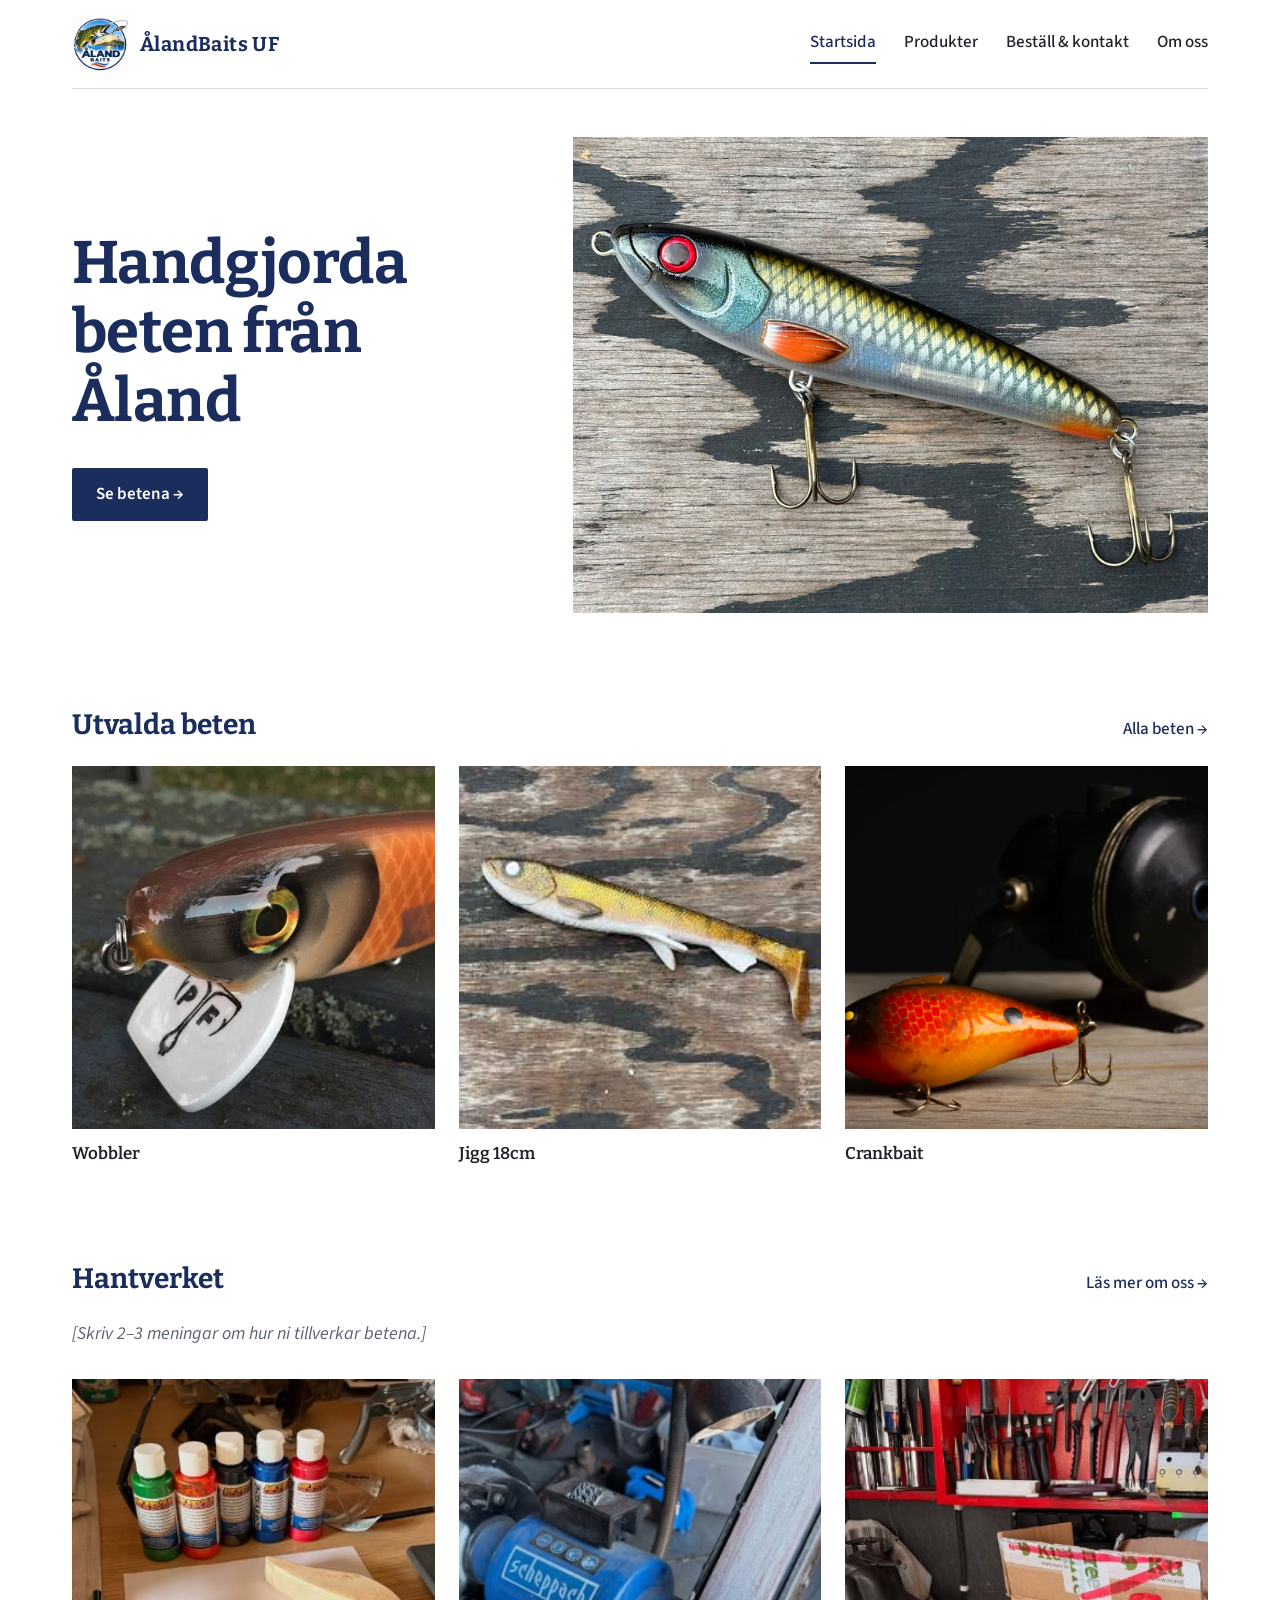
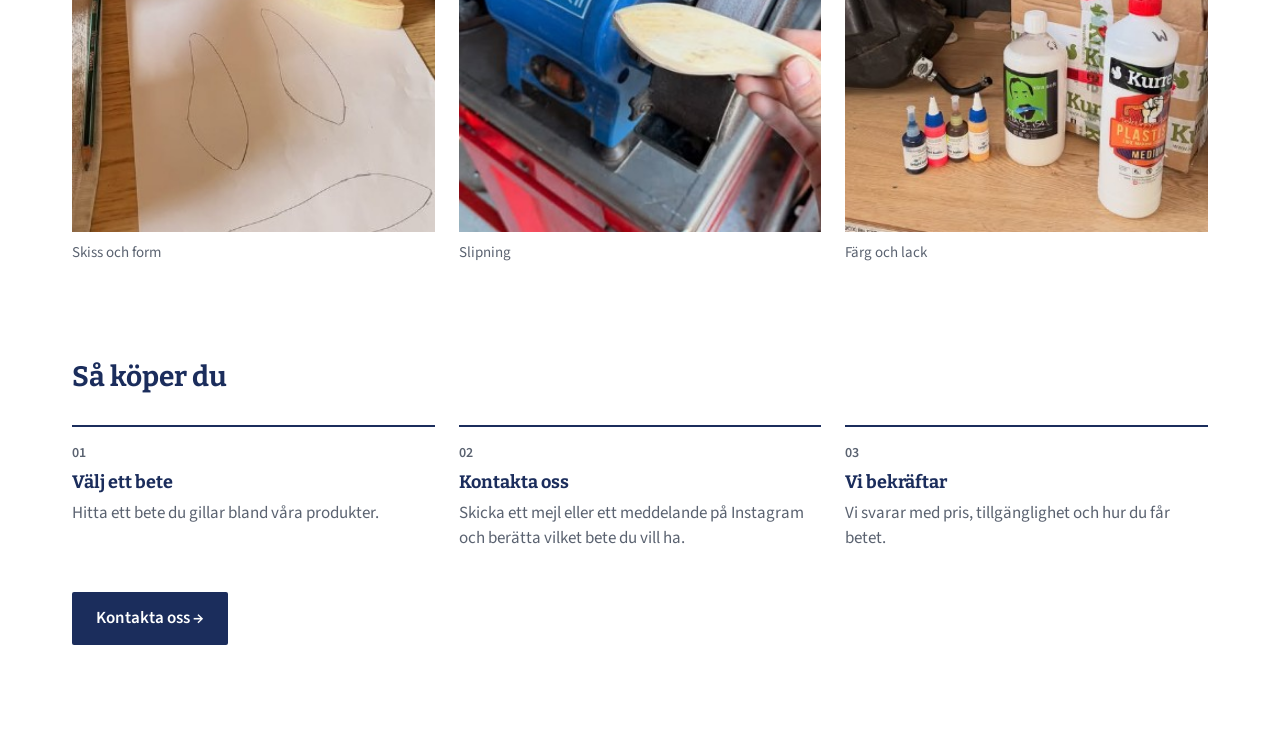
<file: index.html>
<!DOCTYPE html>
<html lang="sv">
<head>
  <meta charset="UTF-8">
  <meta name="viewport" content="width=device-width, initial-scale=1.0">
  <title>Åland Baits UF – Handgjorda beten från Åland</title>
  <meta name="description" content="Åland Baits UF tillverkar handgjorda fiskedrag på Åland.">
  <link rel="preconnect" href="https://fonts.googleapis.com">
  <link rel="preconnect" href="https://fonts.gstatic.com" crossorigin>
  <link rel="stylesheet" href="https://fonts.googleapis.com/css2?family=Bitter:wght@600;700&family=Source+Sans+3:ital,wght@0,400;0,500;0,600;1,400&display=swap">
  <link rel="stylesheet" href="css/style.css">
</head>
<body>

  <header class="site-header">
    <div class="header-top">
      <a href="index.html" class="brand">
        <img src="bilder/logotyp.jpg" alt="Åland Baits logotyp" class="brand-logo" width="120" height="120">
        <span class="brand-name">ÅlandBaits UF</span>
      </a>
      <nav aria-label="Huvudmeny">
        <ul class="nav">
          <li><a href="index.html" aria-current="page">Startsida</a></li>
          <li><a href="produkter.html">Produkter</a></li>
          <li><a href="bestall.html">Beställ &amp; kontakt</a></li>
          <li><a href="om-oss.html">Om oss</a></li>
        </ul>
      </nav>
    </div>
    <hr class="brand-line">
  </header>

  <main>

    <!-- 1. Toppbild -->
    <section class="hero">
      <div class="hero-text">
        <h1>Handgjorda beten från Åland</h1>
        <a href="produkter.html" class="button">Se betena →</a>
      </div>
      <div class="media hero-media">
        <img src="bilder/hero.jpg" alt="Handmålat träbete på väderbitet trä">
      </div>
    </section>

    <!-- 2. Utvalda beten – byt [Produktnamn] mot riktiga namn -->
    <section class="section" aria-labelledby="utvalda-rubrik">
      <div class="section-head">
        <h2 id="utvalda-rubrik">Utvalda beten</h2>
        <a href="produkter.html" class="more-link">Alla beten →</a>
      </div>
      <ul class="product-grid">
        <li>
          <a href="produkter.html#wobbler" class="product-card">
            <div class="media"><img src="bilder/produkt-1.jpg" alt="" loading="lazy"></div>
            <span class="product-name">Wobbler</span>
          </a>
        </li>
        <li>
          <a href="produkter.html#jigg-18cm" class="product-card">
            <div class="media"><img src="bilder/produkt-2.jpg" alt="" loading="lazy"></div>
            <span class="product-name">Jigg 18cm</span>
          </a>
        </li>
        <li>
          <a href="produkter.html#crankbait" class="product-card">
            <div class="media"><img src="bilder/produkt-3.webp" alt="" loading="lazy"></div>
            <span class="product-name">Crankbait</span>
          </a>
        </li>
      </ul>
    </section>

    <!-- 3. Hantverket -->
    <section class="section" aria-labelledby="hantverk-rubrik">
      <div class="section-head">
        <h2 id="hantverk-rubrik">Hantverket</h2>
        <a href="om-oss.html" class="more-link">Läs mer om oss →</a>
      </div>
      <p class="lead placeholder-text">[Skriv 2–3 meningar om hur ni tillverkar betena.]</p>
      <ol class="process-grid">
        <li>
          <figure>
            <div class="media"><img src="bilder/verkstad-1.jpg" alt="Skisser av betesformer bredvid ett utsågat träämne och färgflaskor" loading="lazy"></div>
            <figcaption>Skiss och form</figcaption>
          </figure>
        </li>
        <li>
          <figure>
            <div class="media"><img src="bilder/verkstad-2.jpg" alt="Ett träämne slipas mot en bandslip i verkstaden" loading="lazy"></div>
            <figcaption>Slipning</figcaption>
          </figure>
        </li>
        <li>
          <figure>
            <div class="media"><img src="bilder/verkstad-3.jpg" alt="Färg och lack på arbetsbänken" loading="lazy"></div>
            <figcaption>Färg och lack</figcaption>
          </figure>
        </li>
      </ol>
    </section>

    <!-- 4. Så köper du -->
    <section class="section" aria-labelledby="kop-rubrik">
      <h2 id="kop-rubrik">Så köper du</h2>
      <ol class="steps">
        <li>
          <h3>Välj ett bete</h3>
          <p>Hitta ett bete du gillar bland våra produkter.</p>
        </li>
        <li>
          <h3>Kontakta oss</h3>
          <p>Skicka ett mejl eller ett meddelande på Instagram och berätta vilket bete du vill ha.</p>
        </li>
        <li>
          <h3>Vi bekräftar</h3>
          <p>Vi svarar med pris, tillgänglighet och hur du får betet.</p>
        </li>
      </ol>
      <a href="bestall.html" class="button">Kontakta oss →</a>
    </section>

  </main>

  <script src="js/bilder.js"></script>

</body>
</html>
</file>
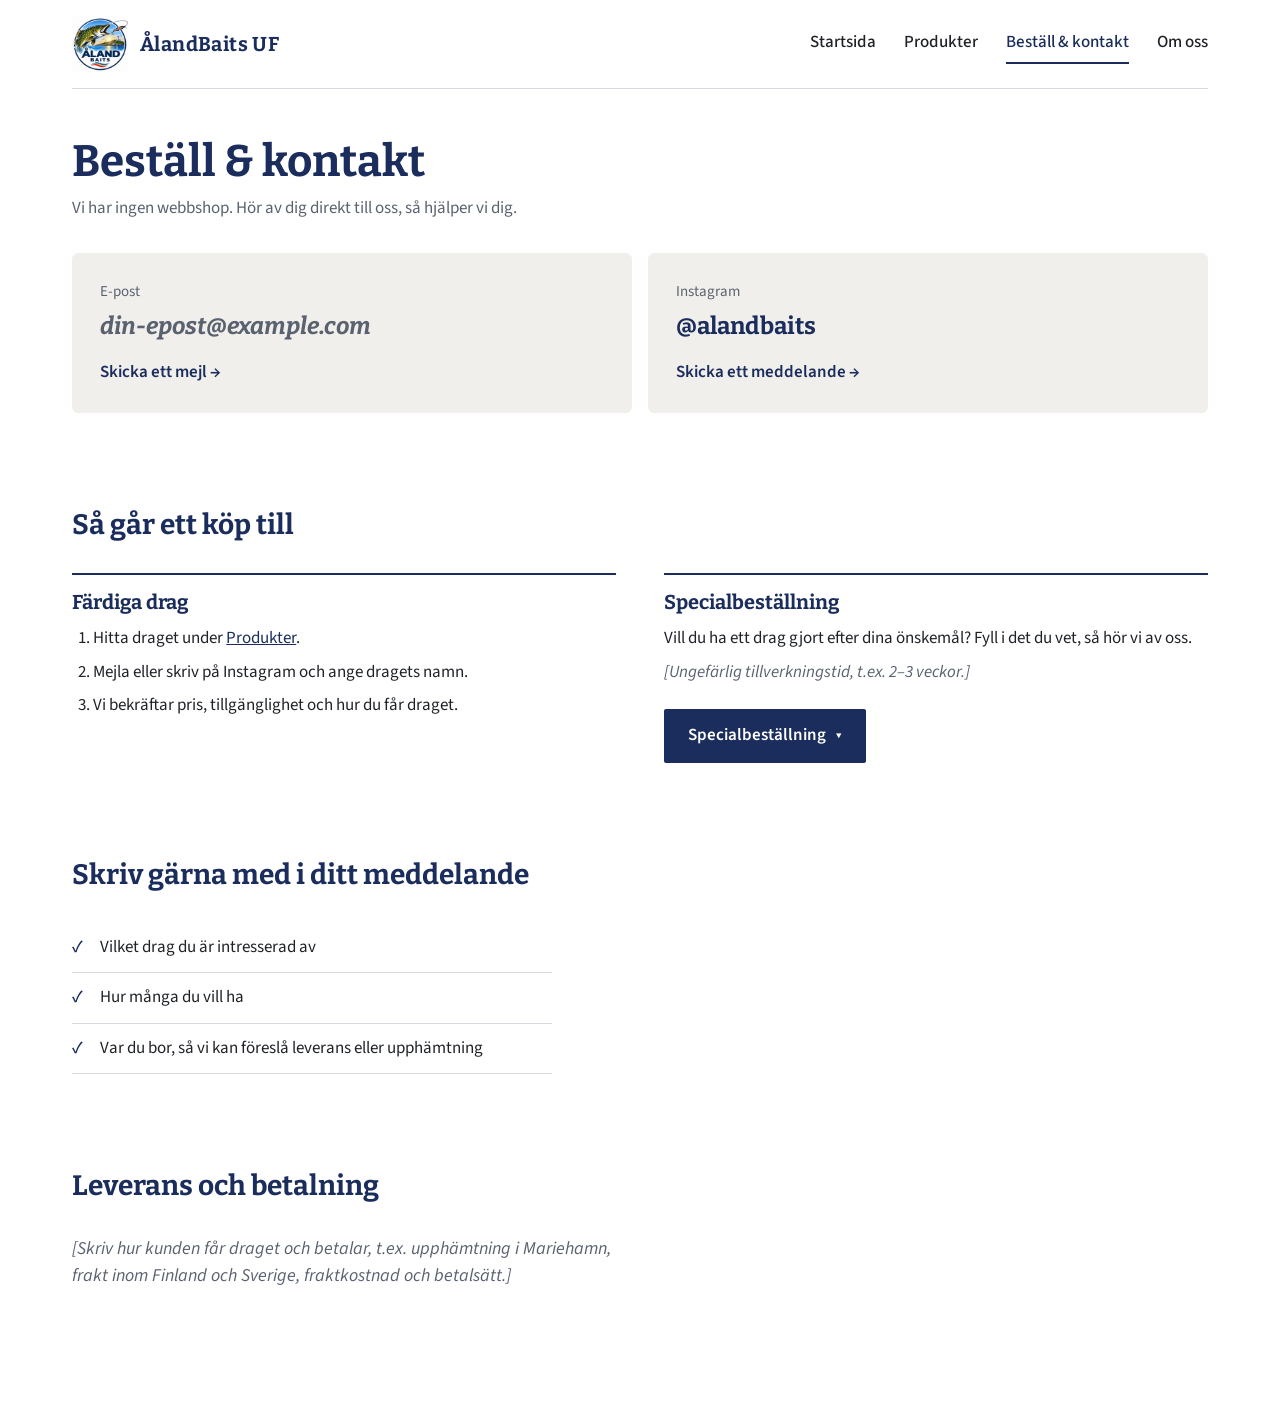
<file: bestall.html>
<!DOCTYPE html>
<html lang="sv">
<head>
  <meta charset="UTF-8">
  <meta name="viewport" content="width=device-width, initial-scale=1.0">
  <title>Beställ &amp; kontakt – Åland Baits UF</title>
  <meta name="description" content="Åland Baits UF tillverkar handgjorda fiskedrag på Åland.">
  <link rel="preconnect" href="https://fonts.googleapis.com">
  <link rel="preconnect" href="https://fonts.gstatic.com" crossorigin>
  <link rel="stylesheet" href="https://fonts.googleapis.com/css2?family=Bitter:wght@600;700&family=Source+Sans+3:ital,wght@0,400;0,500;0,600;1,400&display=swap">
  <link rel="stylesheet" href="css/style.css">
</head>
<body>

  <header class="site-header">
    <div class="header-top">
      <a href="index.html" class="brand">
        <img src="bilder/logotyp.jpg" alt="Åland Baits logotyp" class="brand-logo" width="120" height="120">
        <span class="brand-name">ÅlandBaits UF</span>
      </a>
      <nav aria-label="Huvudmeny">
        <ul class="nav">
          <li><a href="index.html">Startsida</a></li>
          <li><a href="produkter.html">Produkter</a></li>
          <li><a href="bestall.html" aria-current="page">Beställ &amp; kontakt</a></li>
          <li><a href="om-oss.html">Om oss</a></li>
        </ul>
      </nav>
    </div>
    <hr class="brand-line">
  </header>

  <main>

    <section class="page-intro">
      <h1>Beställ &amp; kontakt</h1>
      <p>Vi har ingen webbshop. Hör av dig direkt till oss, så hjälper vi dig.</p>
    </section>

    <!-- Byt e-postadressen på BÅDA ställena nedan (href och texten) -->
    <ul class="contact-grid">
      <li>
        <a class="contact-card" href="mailto:din-epost@example.com?subject=Fr%C3%A5ga%20till%20%C3%85land%20Baits">
          <span class="contact-label">E-post</span>
          <span class="contact-value placeholder-text">din-epost@example.com</span>
          <span class="contact-action">Skicka ett mejl →</span>
        </a>
      </li>
      <li>
        <a class="contact-card" href="https://www.instagram.com/alandbaits/" target="_blank" rel="noopener">
          <span class="contact-label">Instagram</span>
          <span class="contact-value">@alandbaits</span>
          <span class="contact-action">Skicka ett meddelande →</span>
        </a>
      </li>
    </ul>

    <section class="section" aria-labelledby="kop-rubrik">
      <h2 id="kop-rubrik">Så går ett köp till</h2>
      <div class="order-grid">
        <div class="order-type">
          <h3>Färdiga drag</h3>
          <ol>
            <li>Hitta draget under <a href="produkter.html">Produkter</a>.</li>
            <li>Mejla eller skriv på Instagram och ange dragets namn.</li>
            <li>Vi bekräftar pris, tillgänglighet och hur du får draget.</li>
          </ol>
        </div>
        <div class="order-type">
          <h3>Specialbeställning</h3>
          <p>Vill du ha ett drag gjort efter dina önskemål? Fyll i det du vet, så hör vi av oss.</p>
          <p class="placeholder-text">[Ungefärlig tillverkningstid, t.ex. 2–3 veckor.]</p>

          <details class="custom-order">
            <summary class="button">Specialbeställning</summary>

            <!-- Byt e-postadressen i data-email -->
            <form class="custom-form" data-email="din-epost@example.com">
              <div class="field">
                <label for="f-typ">Dragtyp</label>
                <input id="f-typ" name="Dragtyp" list="dragtyper" placeholder="t.ex. Jerkbait" required>
                <datalist id="dragtyper">
                  <option value="Jerkbait">
                  <option value="Glidebait">
                  <option value="Wobbler">
                  <option value="Crankbait">
                </datalist>
              </div>
              <div class="field">
                <label for="f-farg">Färg</label>
                <input id="f-farg" name="Färg" placeholder="t.ex. abborrmönster, chartreuse">
              </div>
              <div class="field-row">
                <div class="field">
                  <label for="f-vikt">Vikt</label>
                  <div class="unit"><input id="f-vikt" name="Vikt" inputmode="decimal"><span>g</span></div>
                </div>
                <div class="field">
                  <label for="f-langd">Längd</label>
                  <div class="unit"><input id="f-langd" name="Längd" inputmode="decimal"><span>cm</span></div>
                </div>
              </div>
              <fieldset class="field">
                <legend>Gång</legend>
                <label class="choice"><input type="radio" name="Gång" value="Flytande (floating)"> Flytande <span>floating</span></label>
                <label class="choice"><input type="radio" name="Gång" value="Sjunkande (sinking)"> Sjunkande <span>sinking</span></label>
                <label class="choice"><input type="radio" name="Gång" value="Glidande (gliding)"> Glidande <span>gliding</span></label>
                <label class="choice"><input type="radio" name="Gång" value="Vet inte – föreslå gärna"> Vet inte – föreslå gärna</label>
              </fieldset>
              <div class="field">
                <label for="f-ovrigt">Övrigt <span class="optional">(valfritt)</span></label>
                <textarea id="f-ovrigt" name="Övrigt" rows="3" placeholder="Fiskart, vatten, antal …"></textarea>
              </div>
              <div class="form-actions">
                <button type="submit" class="button">Skapa mejl →</button>
                <button type="button" class="button button-secondary copy-order">Kopiera till Instagram</button>
              </div>
              <p class="form-status" role="status"></p>
            </form>
          </details>
        </div>
      </div>
    </section>

    <section class="section" aria-labelledby="meddelande-rubrik">
      <h2 id="meddelande-rubrik">Skriv gärna med i ditt meddelande</h2>
      <ul class="checklist">
        <li>Vilket drag du är intresserad av</li>
        <li>Hur många du vill ha</li>
        <li>Var du bor, så vi kan föreslå leverans eller upphämtning</li>
      </ul>
    </section>

    <section class="section" aria-labelledby="leverans-rubrik">
      <h2 id="leverans-rubrik">Leverans och betalning</h2>
      <p class="lead placeholder-text">[Skriv hur kunden får draget och betalar, t.ex. upphämtning i Mariehamn, frakt inom Finland och Sverige, fraktkostnad och betalsätt.]</p>
    </section>

  </main>

  <script src="js/bestall.js"></script>

</body>
</html>
</file>
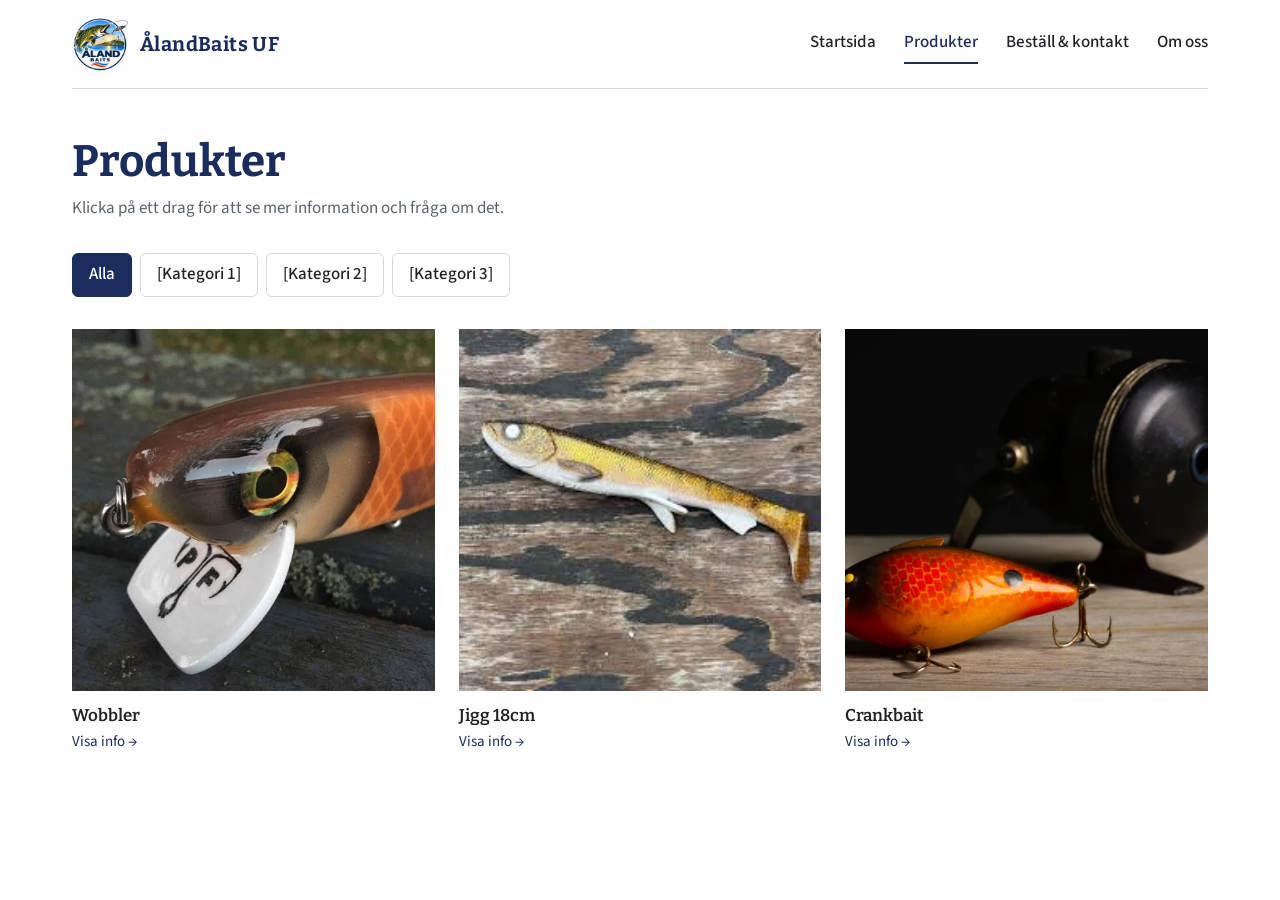
<file: produkter.html>
<!DOCTYPE html>
<html lang="sv">
<head>
  <meta charset="UTF-8">
  <meta name="viewport" content="width=device-width, initial-scale=1.0">
  <title>Produkter – Åland Baits UF</title>
  <meta name="description" content="Åland Baits UF tillverkar handgjorda fiskedrag på Åland.">
  <link rel="preconnect" href="https://fonts.googleapis.com">
  <link rel="preconnect" href="https://fonts.gstatic.com" crossorigin>
  <link rel="stylesheet" href="https://fonts.googleapis.com/css2?family=Bitter:wght@600;700&family=Source+Sans+3:ital,wght@0,400;0,500;0,600;1,400&display=swap">
  <link rel="stylesheet" href="css/style.css">
</head>
<body>

  <header class="site-header">
    <div class="header-top">
      <a href="index.html" class="brand">
        <img src="bilder/logotyp.jpg" alt="Åland Baits logotyp" class="brand-logo" width="120" height="120">
        <span class="brand-name">ÅlandBaits UF</span>
      </a>
      <nav aria-label="Huvudmeny">
        <ul class="nav">
          <li><a href="index.html">Startsida</a></li>
          <li><a href="produkter.html" aria-current="page">Produkter</a></li>
          <li><a href="bestall.html">Beställ &amp; kontakt</a></li>
          <li><a href="om-oss.html">Om oss</a></li>
        </ul>
      </nav>
    </div>
    <hr class="brand-line">
  </header>

  <main>

    <section class="page-intro">
      <h1>Produkter</h1>
      <p>Klicka på ett drag för att se mer information och fråga om det.</p>
    </section>

    <!--
      KATEGORIER
      Byt texten i knapparna, t.ex. [Kategori 1] → Wobblers.
      data-filter ska matcha data-category på produkterna nedan – den behöver inte ändras.
    -->
    <div class="filters" role="group" aria-label="Filtrera drag">
      <button type="button" class="filter" data-filter="alla" aria-pressed="true">Alla</button>
      <button type="button" class="filter placeholder-text" data-filter="kategori-1" aria-pressed="false">[Kategori 1]</button>
      <button type="button" class="filter placeholder-text" data-filter="kategori-2" aria-pressed="false">[Kategori 2]</button>
      <button type="button" class="filter placeholder-text" data-filter="kategori-3" aria-pressed="false">[Kategori 3]</button>
    </div>

    <!--
      PRODUKTER
      Nytt drag: kopiera ett helt <li class="product">…</li>-block och ändra
      id, data-category, bild, namn och informationen i "product-info".
      id används i webbadressen, t.ex. produkter.html#wobbler (små bokstäver, inga mellanslag).
    -->
    <ul class="product-grid catalog">

      <li class="product" id="wobbler" data-category="kategori-1">
        <button type="button" class="product-card" aria-haspopup="dialog">
          <span class="media"><img src="bilder/produkt-1.jpg" alt="" loading="lazy"></span>
          <span class="product-name">Wobbler</span>
          <span class="product-more">Visa info →</span>
        </button>
        <div class="product-info" hidden>
          <p class="placeholder-text">[Beskrivning av draget: hur det går i vattnet, vilken fisk det passar för.]</p>
          <dl class="specs">
            <dt>Längd</dt><dd class="placeholder-text">[cm]</dd>
            <dt>Vikt</dt><dd class="placeholder-text">[gram]</dd>
            <dt>Material</dt><dd class="placeholder-text">[t.ex. trä]</dd>
            <dt>Pris</dt><dd class="placeholder-text">[€]</dd>
            <dt>Tillgänglighet</dt><dd class="placeholder-text">[Finns / Slutsåld / Tillverkas på beställning]</dd>
          </dl>
        </div>
      </li>

      <li class="product" id="jigg-18cm" data-category="kategori-2">
        <button type="button" class="product-card" aria-haspopup="dialog">
          <span class="media"><img src="bilder/produkt-2.jpg" alt="" loading="lazy"></span>
          <span class="product-name">Jigg 18cm</span>
          <span class="product-more">Visa info →</span>
        </button>
        <div class="product-info" hidden>
          <p class="placeholder-text">[Beskrivning av draget: hur det går i vattnet, vilken fisk det passar för.]</p>
          <dl class="specs">
            <dt>Längd</dt><dd>18 cm</dd>
            <dt>Vikt</dt><dd class="placeholder-text">[gram]</dd>
            <dt>Material</dt><dd class="placeholder-text">[t.ex. gummi]</dd>
            <dt>Pris</dt><dd class="placeholder-text">[€]</dd>
            <dt>Tillgänglighet</dt><dd class="placeholder-text">[Finns / Slutsåld / Tillverkas på beställning]</dd>
          </dl>
        </div>
      </li>

      <li class="product" id="crankbait" data-category="kategori-3">
        <button type="button" class="product-card" aria-haspopup="dialog">
          <span class="media"><img src="bilder/produkt-3.webp" alt="" loading="lazy"></span>
          <span class="product-name">Crankbait</span>
          <span class="product-more">Visa info →</span>
        </button>
        <div class="product-info" hidden>
          <p class="placeholder-text">[Beskrivning av draget: hur det går i vattnet, vilken fisk det passar för.]</p>
          <dl class="specs">
            <dt>Längd</dt><dd class="placeholder-text">[cm]</dd>
            <dt>Vikt</dt><dd class="placeholder-text">[gram]</dd>
            <dt>Material</dt><dd class="placeholder-text">[t.ex. trä]</dd>
            <dt>Pris</dt><dd class="placeholder-text">[€]</dd>
            <dt>Tillgänglighet</dt><dd class="placeholder-text">[Finns / Slutsåld / Tillverkas på beställning]</dd>
          </dl>
        </div>
      </li>

    </ul>

    <p class="empty-note" hidden>Inga drag i den här kategorin ännu.</p>

  </main>

  <!--
    INFORMATIONSRUTA – fylls automatiskt med det drag man klickar på.
    Byt e-postadressen i data-email och Instagram-länken nedan.
  -->
  <dialog class="product-dialog" data-email="din-epost@example.com" aria-labelledby="dialog-title">
    <div class="dialog-inner">
      <div class="media dialog-media"><img alt=""></div>
      <div class="dialog-body">
        <button type="button" class="dialog-close" aria-label="Stäng">✕</button>
        <h2 id="dialog-title"></h2>
        <div class="dialog-info"></div>
        <div class="dialog-actions">
          <a class="button dialog-mail" href="#">Mejla om draget</a>
          <a class="button button-secondary" href="https://www.instagram.com/alandbaits/" target="_blank" rel="noopener">Instagram</a>
        </div>
        <p class="dialog-note">Det finns ingen webbshop. Kontakta oss så bekräftar vi pris och leverans.</p>
      </div>
    </div>
  </dialog>

  <script src="js/bilder.js"></script>
  <script src="js/produkter.js"></script>

</body>
</html>
</file>
<file: css/style.css>
/* Grundvariabler – färger hämtade från logotypen */
:root {
  --navy: #1b2d5c;
  --text: #1f2328;
  --muted: #5a6270;
  --line: #d6d9de;
  --bg: #ffffff;
  --surface: #f1efeb;
  --page-width: 1200px;
  --gutter: 32px;
  --font-heading: "Bitter", Georgia, serif;
  --font-body: "Source Sans 3", system-ui, "Segoe UI", Arial, sans-serif;
}

*,
*::before,
*::after {
  box-sizing: border-box;
}

body {
  margin: 0;
  background: var(--bg);
  color: var(--text);
  font-family: var(--font-body);
  font-size: 1.0625rem;
  line-height: 1.5;
}

h1,
h2,
h3,
.brand-name,
.product-name {
  font-family: var(--font-heading);
}

h1,
h2,
h3 {
  font-weight: 700;
  color: var(--navy);
  line-height: 1.15;
  margin: 0;
}

/* Sidhuvud */
.site-header {
  max-width: var(--page-width);
  margin: 0 auto;
  padding: 16px var(--gutter) 0;
}

.header-top {
  display: flex;
  justify-content: space-between;
  align-items: center;
  gap: 24px;
}

.brand {
  display: inline-flex;
  align-items: center;
  gap: 12px;
  text-decoration: none;
  color: var(--navy);
}

.brand-logo {
  display: block;
  width: 56px;
  height: auto;
}

.brand-name {
  font-size: 1.25rem;
  font-weight: 700;
  letter-spacing: 0.02em;
}

/* Navigering */
.nav {
  display: flex;
  flex-wrap: wrap;
  gap: 8px 28px;
  margin: 0;
  padding: 0;
  list-style: none;
}

.nav a {
  display: inline-block;
  padding: 6px 0;
  color: var(--text);
  font-weight: 500;
  text-decoration: none;
  border-bottom: 2px solid transparent;
}

.nav a:hover,
.nav a:focus-visible {
  color: var(--navy);
  border-bottom-color: var(--line);
}

.nav a[aria-current="page"] {
  color: var(--navy);
  border-bottom-color: var(--navy);
}

.brand-line {
  border: 0;
  border-top: 1px solid var(--line);
  margin: 16px 0 0;
}

/* Innehåll */
main {
  max-width: var(--page-width);
  margin: 0 auto;
  padding: 0 var(--gutter) 96px;
}

.section {
  margin-top: 96px;
}

.section h2 {
  font-size: 1.75rem;
}

.section-head {
  display: flex;
  justify-content: space-between;
  align-items: baseline;
  gap: 16px;
  margin-bottom: 24px;
}

.more-link {
  color: var(--navy);
  font-weight: 500;
  text-decoration: none;
  white-space: nowrap;
}

.more-link:hover {
  text-decoration: underline;
}

.lead {
  max-width: 60ch;
  margin: 0 0 32px;
  font-size: 1.125rem;
}

.button {
  display: inline-block;
  padding: 14px 24px;
  background: var(--navy);
  color: #fff;
  font-weight: 600;
  text-decoration: none;
  border-radius: 2px;
}

.button:hover,
.button:focus-visible {
  background: #0f1d40;
}

.button-secondary {
  background: transparent;
  color: var(--navy);
  box-shadow: inset 0 0 0 1px var(--navy);
}

.button-secondary:hover,
.button-secondary:focus-visible {
  background: var(--surface);
}

/* Text som ska bytas ut */
.placeholder-text {
  color: var(--muted);
  font-style: italic;
}

/* Bildram med platshållare om bilden saknas (se js/bilder.js) */
.media {
  display: block;
  position: relative;
  aspect-ratio: 1 / 1;
  overflow: hidden;
  background: var(--surface);
}

.media img {
  display: block;
  width: 100%;
  height: 100%;
  object-fit: cover;
}

.media.is-missing img {
  display: none;
}

.media.is-missing::after {
  content: "Bild saknas\A" attr(data-file);
  white-space: pre;
  position: absolute;
  inset: 0;
  display: flex;
  align-items: center;
  justify-content: center;
  text-align: center;
  color: var(--muted);
  font-size: 0.875rem;
  border: 1px dashed var(--line);
}

/* 1. Toppbild */
.hero {
  display: grid;
  grid-template-columns: 5fr 7fr;
  align-items: center;
  gap: 48px;
  margin-top: 48px;
}

.hero h1 {
  font-size: clamp(2.25rem, 5vw, 3.75rem);
  letter-spacing: -0.01em;
  margin-bottom: 32px;
}

.hero-media {
  aspect-ratio: 4 / 3;
}

/* 2. Utvalda beten */
.product-grid,
.process-grid,
.steps {
  display: grid;
  grid-template-columns: repeat(3, 1fr);
  gap: 24px;
  margin: 0;
  padding: 0;
  list-style: none;
}

.product-card {
  display: block;
  width: 100%;
  padding: 0;
  border: 0;
  background: none;
  font: inherit;
  text-align: left;
  color: inherit;
  text-decoration: none;
  cursor: pointer;
}

.product-card:focus-visible {
  outline: 2px solid var(--navy);
  outline-offset: 4px;
}

.product-card img {
  transition: transform 0.3s ease;
}

.product-card:hover img {
  transform: scale(1.03);
}

.product-name {
  display: block;
  margin-top: 12px;
  font-weight: 600;
}

.product-more {
  display: block;
  margin-top: 2px;
  color: var(--navy);
  font-size: 0.9375rem;
}

.product-card:hover .product-more {
  text-decoration: underline;
}

/* Produktsidan */
.page-intro {
  margin: 48px 0 32px;
}

.page-intro h1 {
  font-size: clamp(2rem, 4vw, 2.75rem);
}

.page-intro p {
  margin: 8px 0 0;
  color: var(--muted);
}

.filters {
  display: flex;
  flex-wrap: wrap;
  gap: 8px;
  margin-bottom: 32px;
}

.filter {
  padding: 8px 16px;
  border: 1px solid var(--line);
  border-radius: 6px;
  background: var(--bg);
  color: var(--text);
  font: inherit;
  font-weight: 500;
  cursor: pointer;
}

.filter:hover {
  border-color: var(--navy);
}

.filter[aria-pressed="true"] {
  background: var(--navy);
  border-color: var(--navy);
  color: #fff;
  font-style: normal;
}

.empty-note {
  color: var(--muted);
}

/* Beställ & kontakt */
.contact-grid {
  display: grid;
  grid-template-columns: repeat(2, 1fr);
  gap: 16px;
  margin: 0;
  padding: 0;
  list-style: none;
}

.contact-card {
  display: flex;
  flex-direction: column;
  gap: 4px;
  height: 100%;
  padding: 28px;
  background: var(--surface);
  border-radius: 6px;
  color: var(--text);
  text-decoration: none;
}

.contact-card:hover {
  box-shadow: inset 0 0 0 1px var(--navy);
}

.contact-card:focus-visible {
  outline: 2px solid var(--navy);
  outline-offset: 3px;
}

.contact-label {
  color: var(--muted);
  font-size: 0.9375rem;
}

.contact-value {
  font-family: var(--font-heading);
  font-size: 1.5rem;
  font-weight: 700;
  color: var(--navy);
  overflow-wrap: anywhere;
}

.contact-value.placeholder-text {
  color: var(--muted);
}

.contact-action {
  margin-top: 12px;
  color: var(--navy);
  font-weight: 600;
}

.contact-card:hover .contact-action {
  text-decoration: underline;
}

.order-grid {
  display: grid;
  grid-template-columns: repeat(2, 1fr);
  gap: 48px;
}

.order-type {
  padding-top: 16px;
  border-top: 2px solid var(--navy);
}

.order-type h3 {
  font-size: 1.25rem;
  margin-bottom: 12px;
}

.order-type ol {
  margin: 0;
  padding-left: 1.25em;
}

.order-type li + li {
  margin-top: 8px;
}

.order-type a {
  color: var(--navy);
}

.order-type p {
  margin: 0;
}

.order-type p + p {
  margin-top: 8px;
}

/* Specialbeställning */
.custom-order {
  margin-top: 24px;
}

.custom-order summary {
  list-style: none;
  cursor: pointer;
  border: 0;
  font: inherit;
  font-weight: 600;
}

.custom-order summary::-webkit-details-marker {
  display: none;
}

.custom-order summary::after {
  content: "▾";
  display: inline-block;
  margin-left: 10px;
  transition: transform 0.2s ease;
}

.custom-order[open] summary::after {
  transform: rotate(180deg);
}

.custom-form {
  margin-top: 16px;
  padding: 24px;
  background: var(--surface);
  border-radius: 6px;
}

.field {
  margin: 0 0 16px;
  padding: 0;
  border: 0;
  min-width: 0;
}

.field > label:not(.choice),
.field legend {
  display: block;
  margin-bottom: 6px;
  padding: 0;
  font-weight: 600;
}

.optional {
  color: var(--muted);
  font-weight: 400;
}

.field input:not([type="radio"]),
.field textarea {
  width: 100%;
  padding: 10px 12px;
  border: 1px solid #b9bec7;
  border-radius: 6px;
  background: var(--bg);
  color: var(--text);
  font: inherit;
}

.field input:focus,
.field textarea:focus {
  outline: 2px solid var(--navy);
  outline-offset: 0;
  border-color: var(--navy);
}

.field-row {
  display: grid;
  grid-template-columns: 1fr 1fr;
  gap: 16px;
}

.unit {
  position: relative;
}

.unit input {
  padding-right: 40px !important;
}

.unit span {
  position: absolute;
  right: 12px;
  top: 50%;
  transform: translateY(-50%);
  color: var(--muted);
  pointer-events: none;
}

.choice {
  display: flex;
  align-items: center;
  gap: 10px;
  padding: 6px 0;
  cursor: pointer;
}

.choice input {
  width: 18px;
  height: 18px;
  margin: 0;
  accent-color: var(--navy);
}

.choice span {
  color: var(--muted);
  font-size: 0.875rem;
}

.form-actions {
  display: flex;
  flex-wrap: wrap;
  gap: 8px;
  margin-top: 8px;
}

.form-actions .button {
  border: 0;
  font: inherit;
  font-weight: 600;
  cursor: pointer;
}

.form-status {
  margin: 12px 0 0;
  font-size: 0.9375rem;
}

.form-status:empty {
  display: none;
}

.form-status a {
  color: var(--navy);
}

.checklist {
  margin: 0;
  padding: 0;
  list-style: none;
  max-width: 60ch;
}

.checklist li {
  padding: 12px 0 12px 28px;
  border-bottom: 1px solid var(--line);
  position: relative;
}

.checklist li::before {
  content: "✓";
  position: absolute;
  left: 0;
  color: var(--navy);
  font-weight: 600;
}

/* Informationsruta */
.product-dialog {
  width: calc(100% - 32px);
  max-width: 920px;
  max-height: calc(100% - 32px);
  padding: 0;
  border: 0;
  color: var(--text);
}

.product-dialog::backdrop {
  background: rgba(15, 29, 64, 0.6);
}

.dialog-inner {
  display: grid;
  grid-template-columns: 1fr 1fr;
}

.dialog-media {
  aspect-ratio: auto;
  min-height: 360px;
}

.dialog-body {
  position: relative;
  padding: 40px 32px 32px;
}

.dialog-body h2 {
  font-size: 1.75rem;
  padding-right: 40px;
  margin-bottom: 16px;
}

.dialog-close {
  position: absolute;
  top: 12px;
  right: 12px;
  width: 40px;
  height: 40px;
  border: 0;
  background: none;
  color: var(--text);
  font-size: 1.25rem;
  cursor: pointer;
}

.dialog-close:hover {
  background: var(--surface);
}

.specs {
  display: grid;
  grid-template-columns: auto 1fr;
  gap: 8px 24px;
  margin: 24px 0;
  padding-top: 16px;
  border-top: 1px solid var(--line);
}

.specs dt {
  color: var(--muted);
}

.specs dd {
  margin: 0;
}

.dialog-actions {
  display: flex;
  flex-wrap: wrap;
  gap: 8px;
}

.dialog-note {
  margin: 16px 0 0;
  color: var(--muted);
  font-size: 0.875rem;
}

/* 3. Hantverket */
.process-grid figure {
  margin: 0;
}

.process-grid .media {
  aspect-ratio: 4 / 5;
}

.process-grid figcaption {
  margin-top: 10px;
  color: var(--muted);
  font-size: 0.9375rem;
}

/* 4. Så köper du */
.section > h2 {
  margin-bottom: 32px;
}

.steps {
  counter-reset: step;
  margin-bottom: 40px;
}

.steps li {
  counter-increment: step;
  padding-top: 16px;
  border-top: 2px solid var(--navy);
}

.steps li::before {
  content: counter(step, decimal-leading-zero);
  display: block;
  margin-bottom: 8px;
  color: var(--muted);
  font-size: 0.875rem;
  font-weight: 600;
}

.steps h3 {
  font-size: 1.125rem;
}

.steps p {
  margin: 8px 0 0;
  color: var(--muted);
}

@media (prefers-reduced-motion: reduce) {
  .product-card img {
    transition: none;
  }
}

/* Surfplatta */
@media (max-width: 900px) {
  .hero {
    grid-template-columns: 1fr;
    gap: 24px;
  }

  .hero-text {
    order: 1;
  }

  .hero h1 {
    margin-bottom: 20px;
  }

  .dialog-inner {
    grid-template-columns: 1fr;
  }

  .dialog-media {
    aspect-ratio: 4 / 3;
    min-height: 0;
  }
}

/* Mobil */
@media (max-width: 600px) {
  :root {
    --gutter: 16px;
  }

  .site-header {
    padding-top: 16px;
  }

  .header-top {
    flex-direction: column;
    align-items: stretch;
    gap: 12px;
  }

  .brand {
    align-self: flex-start;
  }

  .nav {
    justify-content: space-between;
    gap: 4px 8px;
    font-size: 0.9375rem;
  }

  .brand-logo {
    width: 48px;
  }

  .hero {
    margin-top: 24px;
  }

  .section {
    margin-top: 64px;
  }

  .section h2 {
    font-size: 1.5rem;
  }

  .product-grid,
  .steps {
    grid-template-columns: 1fr;
  }

  .product-grid {
    gap: 32px;
  }

  .contact-grid,
  .order-grid {
    grid-template-columns: 1fr;
  }

  .order-grid {
    gap: 32px;
  }

  .contact-card {
    padding: 20px;
  }

  .custom-form {
    padding: 16px;
  }

  .form-actions {
    flex-direction: column;
  }

  .form-actions .button {
    text-align: center;
  }

  .product-grid.catalog {
    grid-template-columns: 1fr 1fr;
    gap: 24px 12px;
  }

  .dialog-body {
    padding: 24px 16px 20px;
  }

  .dialog-actions .button {
    flex: 1;
    padding: 14px 8px;
    text-align: center;
    white-space: nowrap;
  }

  .process-grid {
    gap: 8px;
  }

  .process-grid figcaption {
    font-size: 0.8125rem;
  }
}
</file>
